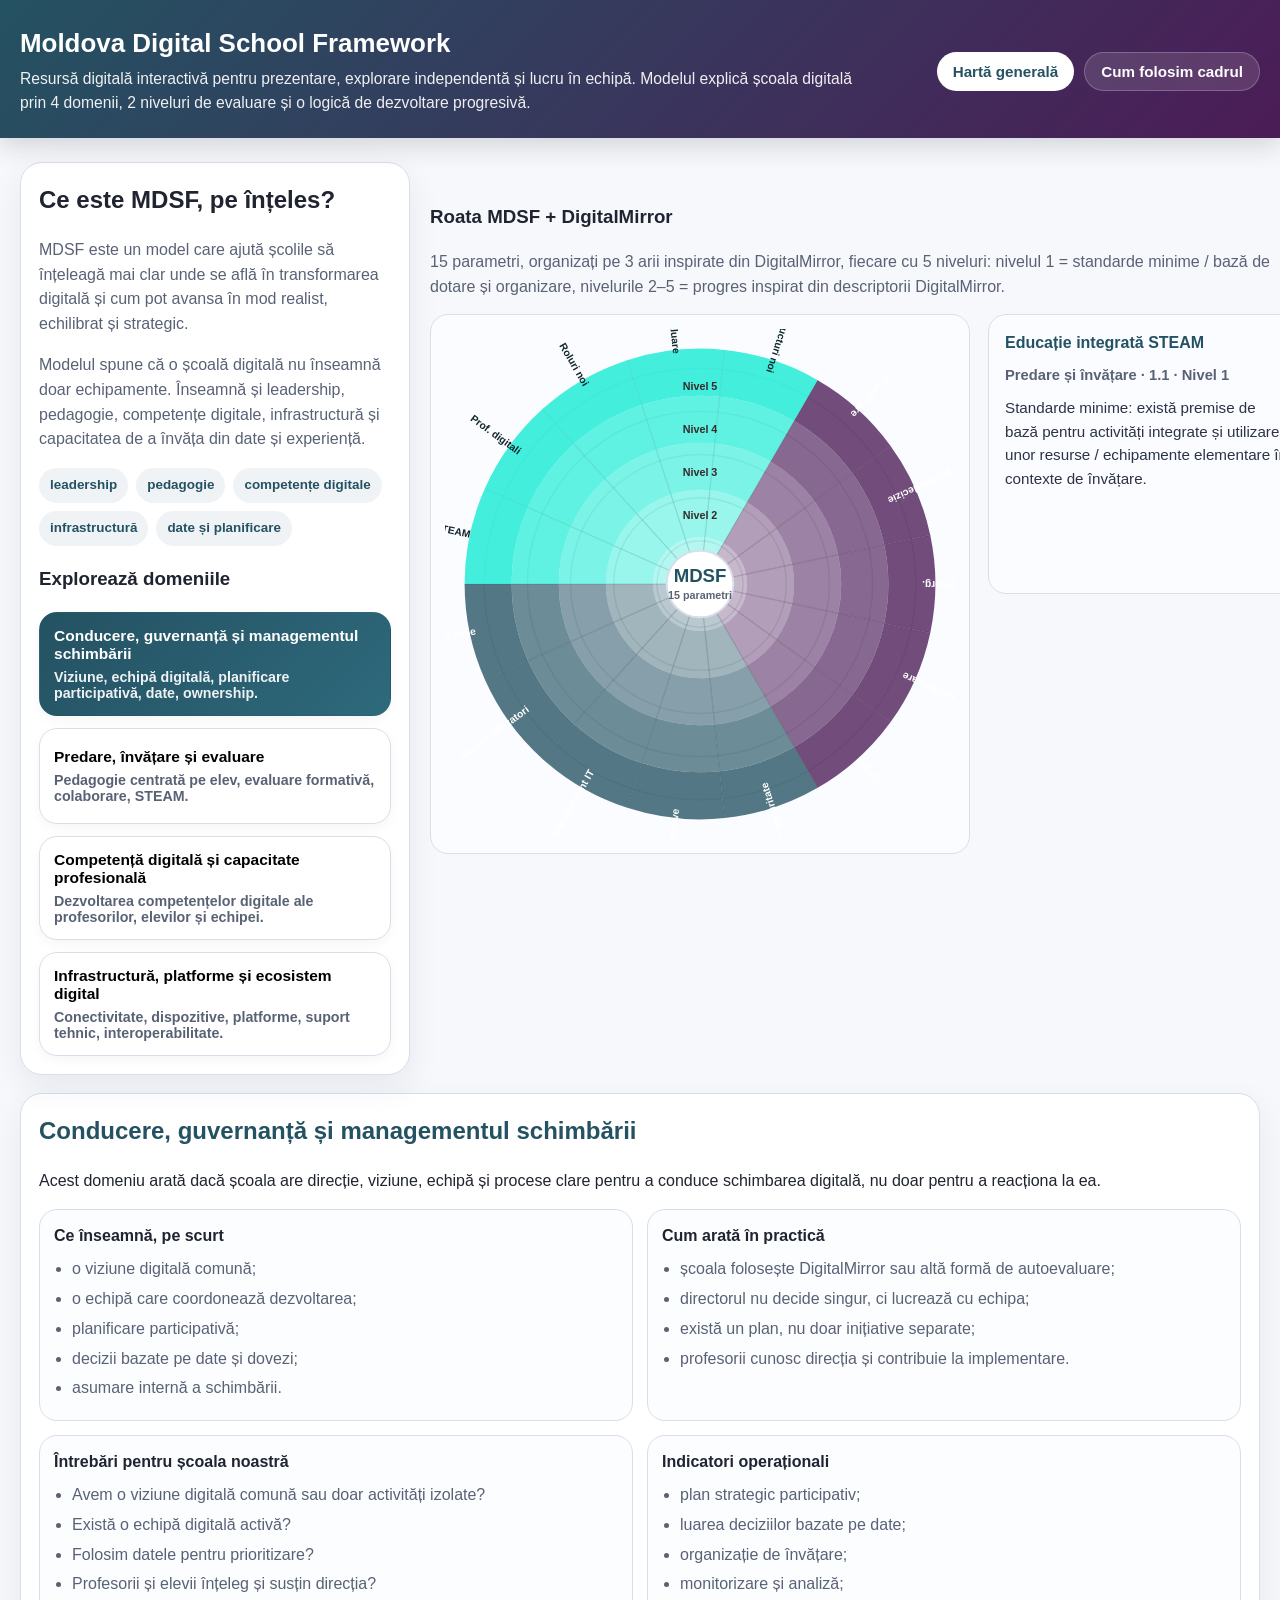
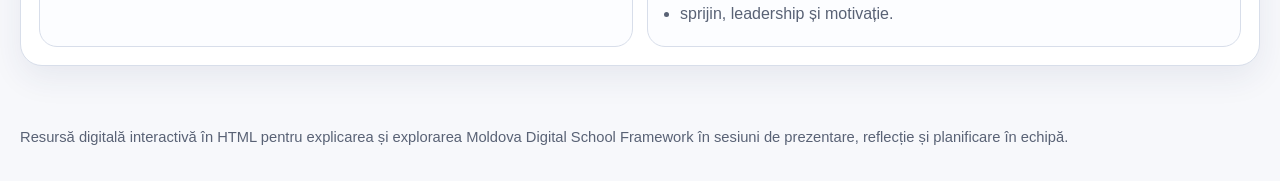
<file: index.html>
<!DOCTYPE html>
<html lang="ro">
<head>
  <meta charset="UTF-8" />
  <meta name="viewport" content="width=device-width, initial-scale=1.0" />
  <title>Moldova Digital School Framework – Resursă interactivă</title>
  <link rel="stylesheet" href="./styles.css" />
</head>
<body>
  <header>
    <div class="header-inner">
      <div class="title-wrap">
        <h1>Moldova Digital School Framework</h1>
        <p>
          Resursă digitală interactivă pentru prezentare, explorare independentă și lucru în echipă.
          Modelul explică școala digitală prin 4 domenii, 2 niveluri de evaluare și o logică de dezvoltare progresivă.
        </p>
      </div>

      <div class="top-actions">
        <button class="btn-primary" onclick="showSection('dashboard')">Hartă generală</button>
        <button class="btn-ghost" onclick="showSection('practice')">Cum folosim cadrul</button>
      </div>
    </div>
  </header>

  <main>
    <section id="dashboardSection">
      <div class="grid">
        <div class="panel intro-card">
          <h2>Ce este MDSF, pe înțeles?</h2>
          <p>
            MDSF este un model care ajută școlile să înțeleagă mai clar unde se află în transformarea digitală
            și cum pot avansa în mod realist, echilibrat și strategic.
          </p>
          <p>
            Modelul spune că o școală digitală nu înseamnă doar echipamente. Înseamnă și leadership,
            pedagogie, competențe digitale, infrastructură și capacitatea de a învăța din date și experiență.
          </p>

          <div class="pill-row">
            <div class="pill">leadership</div>
            <div class="pill">pedagogie</div>
            <div class="pill">competențe digitale</div>
            <div class="pill">infrastructură</div>
            <div class="pill">date și planificare</div>
          </div>

          <h3 style="margin-top:18px">Explorează domeniile</h3>
          <div class="domain-buttons">
            <button class="domain-btn active" data-domain="leadership" onclick="activateDomain('leadership')">
              <strong>Conducere, guvernanță și managementul schimbării</strong>
              <span>Viziune, echipă digitală, planificare participativă, date, ownership.</span>
            </button>

            <button class="domain-btn" data-domain="pedagogy" onclick="activateDomain('pedagogy')">
              <strong>Predare, învățare și evaluare</strong>
              <span>Pedagogie centrată pe elev, evaluare formativă, colaborare, STEAM.</span>
            </button>

            <button class="domain-btn" data-domain="competence" onclick="activateDomain('competence')">
              <strong>Competență digitală și capacitate profesională</strong>
              <span>Dezvoltarea competențelor digitale ale profesorilor, elevilor și echipei.</span>
            </button>

            <button class="domain-btn" data-domain="infra" onclick="activateDomain('infra')">
              <strong>Infrastructură, platforme și ecosistem digital</strong>
              <span>Conectivitate, dispozitive, platforme, suport tehnic, interoperabilitate.</span>
            </button>
          </div>
        </div>

        <div class="wheel-embed-block">
  <h3>Roata MDSF + DigitalMirror</h3>
  <p class="wheel-embed-text">
    15 parametri, organizați pe 3 arii inspirate din DigitalMirror, fiecare cu 5 niveluri:
    nivelul 1 = standarde minime / bază de dotare și organizare, nivelurile 2–5 = progres inspirat din descriptorii DigitalMirror.
  </p>

  <div id="wheel-app" class="wheel-app">
    <div class="wheel-layout">
      <div class="wheel-panel">
        <svg id="maturityWheel"
             class="maturity-wheel"
             viewBox="-260 -260 520 520"
             role="img"
             aria-labelledby="wheelTitle wheelDesc">
          <title id="wheelTitle">Roata maturității digitale</title>
          <desc id="wheelDesc">
            Roată interactivă cu 15 parametri și 5 niveluri. La hover apare descriptorul parametrului și al nivelului.
          </desc>

          <g class="grid-rings">
            <circle r="220" class="ring ring-5"></circle>
            <circle r="176" class="ring ring-4"></circle>
            <circle r="132" class="ring ring-3"></circle>
            <circle r="88" class="ring ring-2"></circle>
            <circle r="44" class="ring ring-1"></circle>
          </g>

          <g class="grid-lines" id="gridLines"></g>
          <g id="wheelSegments"></g>
          <g id="paramLabels"></g>
          
          <g class="level-labels">
            <text x="0" y="-198" text-anchor="middle">Nivel 5</text>
            <text x="0" y="-154" text-anchor="middle">Nivel 4</text>
            <text x="0" y="-110" text-anchor="middle">Nivel 3</text>
            <text x="0" y="-66" text-anchor="middle">Nivel 2</text>
            <text x="0" y="-22" text-anchor="middle">Nivel 1</text>
          </g>

          <g class="wheel-center">
            <circle r="34"></circle>
            <text x="0" y="-2" text-anchor="middle">MDSF</text>
            <text x="0" y="15" text-anchor="middle" class="center-subtitle">15 parametri</text>
          </g>
        </svg>

        <div id="wheelTooltip" class="wheel-tooltip" hidden></div>
      </div>

      <aside class="descriptor-panel">
        <h3 id="descriptorTitle">Trece cu mouse-ul peste un segment</h3>
        <p id="descriptorMeta" class="descriptor-meta">
          Parametru + nivel
        </p>
        <div id="descriptorBody" class="descriptor-body">
          Aici va apărea descriptorul complet pentru parametrul și nivelul selectat.
        </div>
      </aside>
    </div>
  </div>
</div>
        
      </div>

      <div class="panel domain-content active" id="domain-leadership">
        <h2 style="color:var(--leadership)">Conducere, guvernanță și managementul schimbării</h2>
        <p>
          Acest domeniu arată dacă școala are direcție, viziune, echipă și procese clare pentru a conduce
          schimbarea digitală, nu doar pentru a reacționa la ea.
        </p>
        <div class="section-grid">
          <div class="mini-card">
            <h4>Ce înseamnă, pe scurt</h4>
            <ul>
              <li>o viziune digitală comună;</li>
              <li>o echipă care coordonează dezvoltarea;</li>
              <li>planificare participativă;</li>
              <li>decizii bazate pe date și dovezi;</li>
              <li>asumare internă a schimbării.</li>
            </ul>
          </div>

          <div class="mini-card">
            <h4>Cum arată în practică</h4>
            <ul>
              <li>școala folosește DigitalMirror sau altă formă de autoevaluare;</li>
              <li>directorul nu decide singur, ci lucrează cu echipa;</li>
              <li>există un plan, nu doar inițiative separate;</li>
              <li>profesorii cunosc direcția și contribuie la implementare.</li>
            </ul>
          </div>

          <div class="mini-card">
            <h4>Întrebări pentru școala noastră</h4>
            <ul>
              <li>Avem o viziune digitală comună sau doar activități izolate?</li>
              <li>Există o echipă digitală activă?</li>
              <li>Folosim datele pentru prioritizare?</li>
              <li>Profesorii și elevii înțeleg și susțin direcția?</li>
            </ul>
          </div>

          <div class="mini-card">
            <h4>Indicatori operaționali</h4>
            <ul>
              <li>plan strategic participativ;</li>
              <li>luarea deciziilor bazate pe date;</li>
              <li>organizație de învățare;</li>
              <li>monitorizare și analiză;</li>
              <li>sprijin, leadership și motivație.</li>
            </ul>
          </div>
        </div>
      </div>

      <div class="panel domain-content" id="domain-pedagogy">
        <h2 style="color:var(--pedagogy)">Predare, învățare și evaluare</h2>
        <p>
          Acest domeniu urmărește dacă tehnologia schimbă cu adevărat felul în care elevii învață,
          colaborează, creează și sunt evaluați, nu doar felul în care este proiectat un slide sau un test.
        </p>
        <div class="section-grid">
          <div class="mini-card">
            <h4>Ce înseamnă, pe scurt</h4>
            <ul>
              <li>învățare centrată pe elev;</li>
              <li>proiecte și colaborare;</li>
              <li>evaluare formativă și feedback;</li>
              <li>STEAM și interdisciplinaritate;</li>
              <li>creativitate și agency pentru elevi.</li>
            </ul>
          </div>

          <div class="mini-card">
            <h4>Cum arată în practică</h4>
            <ul>
              <li>proiecte integrate în jurul unor probleme reale;</li>
              <li>roluri mai active pentru elevi;</li>
              <li>colaborare între profesori;</li>
              <li>evaluare personalizată și autoevaluare;</li>
              <li>folosirea tehnologiei pentru sens pedagogic, nu doar pentru prezentare.</li>
            </ul>
          </div>

          <div class="mini-card">
            <h4>Întrebări pentru școala noastră</h4>
            <ul>
              <li>Elevii sunt mai activi și mai autonomi?</li>
              <li>Profesorii proiectează împreună?</li>
              <li>Se folosesc metode de evaluare centrate pe elev?</li>
              <li>Există schimbări reale în experiența de învățare?</li>
            </ul>
          </div>

          <div class="mini-card">
            <h4>Indicatori operaționali</h4>
            <ul>
              <li>educație integrată STEAM;</li>
              <li>competența digitală a profesorilor în pedagogie;</li>
              <li>schimbarea rolurilor profesorului și elevilor;</li>
              <li>evaluare centrată pe elev;</li>
              <li>schimbări structurale în curriculum și spații de învățare.</li>
            </ul>
          </div>
        </div>
      </div>

      <div class="panel domain-content" id="domain-competence">
        <h2 style="color:var(--competence)">Competență digitală și capacitate profesională</h2>
        <p>
          Acest domeniu privește dezvoltarea oamenilor: profesori, elevi și echipe.
          Ideea centrală este că transformarea digitală cere competențe, mentorat, coaching și învățare continuă.
        </p>
        <div class="section-grid">
          <div class="mini-card">
            <h4>Ce înseamnă, pe scurt</h4>
            <ul>
              <li>dezvoltare profesională structurată;</li>
              <li>mentorat și coaching;</li>
              <li>repere clare pentru profesori și elevi;</li>
              <li>progres monitorizat în timp;</li>
              <li>legătură între competențe și practica pedagogică.</li>
            </ul>
          </div>

          <div class="mini-card">
            <h4>Cum arată în practică</h4>
            <ul>
              <li>școala folosește DigCompEdu pentru profesori;</li>
              <li>școala folosește DigComp pentru elevi;</li>
              <li>există formare, mentorat și sprijin colegial;</li>
              <li>competențele digitale sunt integrate în predare și învățare.</li>
            </ul>
          </div>

          <div class="mini-card">
            <h4>Întrebări pentru școala noastră</h4>
            <ul>
              <li>Știm unde se află profesorii noștri?</li>
              <li>Știm unde se află elevii noștri?</li>
              <li>Avem intervenții clare de dezvoltare?</li>
              <li>Există sprijin, nu doar așteptări?</li>
            </ul>
          </div>

          <div class="mini-card">
            <h4>Repere practice</h4>
            <ul>
              <li>standard de competență digitală a cadrelor didactice;</li>
              <li>standard de competență digitală a elevilor;</li>
              <li>mecanisme de mentorat și coaching;</li>
              <li>aliniere la curriculum și obiective instituționale.</li>
            </ul>
          </div>
        </div>
      </div>

      <div class="panel domain-content" id="domain-infra">
        <h2 style="color:var(--infra)">Infrastructură, platforme și ecosistem digital</h2>
        <p>
          Acest domeniu privește fundația tehnologică: internet, dispozitive, platforme, suport tehnic,
          securitate și integrarea coerentă a serviciilor digitale din școală.
        </p>
        <div class="section-grid">
          <div class="mini-card">
            <h4>Ce înseamnă, pe scurt</h4>
            <ul>
              <li>conectivitate și dispozitive de bază;</li>
              <li>platforme și software adecvate;</li>
              <li>suport tehnic și management IT;</li>
              <li>interoperabilitate și securitate;</li>
              <li>infrastructură care sprijină pedagogia.</li>
            </ul>
          </div>

          <div class="mini-card">
            <h4>Cum arată în practică</h4>
            <ul>
              <li>internet funcțional și stabil;</li>
              <li>dispozitive utile în clasă și în laborator;</li>
              <li>ecrane interactive, seturi mobile, resurse STEM/robotică;</li>
              <li>sisteme clare de administrare și suport.</li>
            </ul>
          </div>

          <div class="mini-card">
            <h4>Întrebări pentru școala noastră</h4>
            <ul>
              <li>Avem suficientă infrastructură pentru ceea ce ne propunem?</li>
              <li>Platformele noastre se completează sau se dublează haotic?</li>
              <li>Există suport tehnic și reguli clare?</li>
              <li>Infrastructura susține pedagogia sau rămâne subutilizată?</li>
            </ul>
          </div>

          <div class="mini-card">
            <h4>Elemente-cheie</h4>
            <ul>
              <li>calculatoare ale profesorilor;</li>
              <li>laboratoare de informatică;</li>
              <li>seturi mobile și ecrane interactive;</li>
              <li>dispozitive STEM / robotică;</li>
              <li>licențe software și management IT.</li>
            </ul>
          </div>
        </div>
      </div>
    </section>

    <section id="practiceSection" style="display:none">
      <div class="panel toolbox">
        <h2>Cum folosim MDSF în practică</h2>
        <p style="color:var(--muted)">
          Această resursă poate fi folosită atât în prezentare, cât și în lucru de echipă.
          Scopul ei nu este doar să explice cadrul, ci să ajute școala să pornească o conversație strategică.
        </p>

        <div class="tool-steps">
          <div class="step"><div class="num">1</div><p>Ne uităm la cele 4 domenii și vedem unde avem deja puncte forte.</p></div>
          <div class="step"><div class="num">2</div><p>Discutăm în echipă unde avem blocaje, lipsuri sau diferențe de percepție.</p></div>
          <div class="step"><div class="num">3</div><p>Colectăm dovezi: documente, exemple, date, practici, observații.</p></div>
          <div class="step"><div class="num">4</div><p>Identificăm priorități: ce este urgent, ce este important, ce este realist.</p></div>
          <div class="step"><div class="num">5</div><p>Planificăm pașii următori: acțiuni, responsabili, resurse, termene.</p></div>
          <div class="step"><div class="num">6</div><p>Revenim periodic și monitorizăm progresul, nu doar bifăm activități.</p></div>
        </div>

        <div class="callout">
          Mesaj-cheie: MDSF nu este doar un document de conformitate. Este un instrument de reflecție,
          prioritizare și dezvoltare instituțională.
        </div>

        <div class="explore-questions">
          <details open>
            <summary>Întrebări de lucru pentru echipa școlii</summary>
            <ul>
              <li>În ce domeniu suntem mai puternici?</li>
              <li>În ce domeniu avem cel mai mare decalaj?</li>
              <li>Unde avem deja dovezi și unde avem doar impresii?</li>
              <li>Ce prioritate ar produce cel mai mult progres în următoarele 6 luni?</li>
              <li>Cum ne asigurăm că infrastructura, competențele și pedagogia merg împreună?</li>
            </ul>
          </details>

          <details>
            <summary>Cum folosim roata în sesiune</summary>
            <p>
              Facilitatorul poate porni de la roata generală și întreba: „Dacă ați colora sincer școala voastră
              astăzi, ce arii ar fi mai aproape de centru și care ar ajunge mai spre exterior?”
            </p>
          </details>

          <details>
            <summary>Cum se leagă de DigitalMirror</summary>
            <p>
              DigitalMirror oferă o logică de autoevaluare în echipă, bazată pe dovezi și niveluri.
              MDSF păstrează această logică, dar o extinde într-un cadru mai larg, cu 4 domenii și un model
              în două niveluri: standarde minime plus maturitate în dezvoltare.
            </p>
          </details>

          <details>
            <summary>Cum se poate folosi independent după sesiune</summary>
            <p>
              Participanții pot reveni la această resursă pentru a explora separat domeniile,
              a folosi întrebările de reflecție în echipă și a pregăti discuții despre priorități,
              planificare strategică și continuarea dezvoltării digitale.
            </p>
          </details>
        </div>
      </div>
    </section>
  </main>

  <footer>
    Resursă digitală interactivă în HTML pentru explicarea și explorarea Moldova Digital School Framework
    în sesiuni de prezentare, reflecție și planificare în echipă.
  </footer>

  <script src="./scripts.js"></script>
</body>
</html>
</file>
<file: styles.css>
:root {
  --bg: #f7f8fb;
  --card: #ffffff;
  --text: #1f2430;
  --muted: #596275;
  --border: #d8deea;
  --shadow: 0 12px 32px rgba(36, 53, 98, 0.08);

  /* Paleta furnizată de utilizator */
  --c1: #245262; /* teal deep */
  --c2: #10ECD2; /* aqua */
  --c3: #4C1C57; /* purple deep */
  --c4: #E51491; /* magenta */
  --c5: #362B2A; /* brown dark */

  --primary: var(--c1);
  --leadership: var(--c1);
  --pedagogy: var(--c2);
  --competence: var(--c4);
  --infra: var(--c3);
  --dark: var(--c5);
}

* { box-sizing: border-box; }
html { scroll-behavior: smooth; }
body {
  margin: 0;
  font-family: Inter, Segoe UI, Roboto, Arial, sans-serif;
  background: var(--bg);
  color: var(--text);
  line-height: 1.55;
}

header {
  background: linear-gradient(135deg, var(--c1) 0%, var(--c3) 100%);
  color: white;
  padding: 28px 20px 22px;
  position: sticky;
  top: 0;
  z-index: 10;
  box-shadow: 0 8px 24px rgba(24, 31, 49, 0.16);
}

.header-inner {
  max-width: 1320px;
  margin: 0 auto;
  display: flex;
  gap: 18px;
  align-items: center;
  justify-content: space-between;
  flex-wrap: wrap;
}

.title-wrap h1 {
  margin: 0;
  font-size: 1.62rem;
  line-height: 1.2;
}

.title-wrap p {
  margin: 8px 0 0;
  color: rgba(255,255,255,0.92);
  max-width: 860px;
  font-size: 0.98rem;
}

.top-actions {
  display: flex;
  gap: 10px;
  flex-wrap: wrap;
}

button {
  border: none;
  border-radius: 999px;
  padding: 10px 16px;
  font-weight: 700;
  cursor: pointer;
  transition: 0.2s ease;
  font-size: 0.95rem;
}

.btn-primary {
  background: white;
  color: var(--primary);
}

.btn-ghost {
  background: rgba(255,255,255,0.12);
  color: white;
  border: 1px solid rgba(255,255,255,0.22);
}

.btn-primary:hover,
.btn-ghost:hover,
.small-btn:hover,
.domain-btn:hover {
  transform: translateY(-1px);
}

main {
  max-width: 1320px;
  margin: 24px auto;
  padding: 0 20px 36px;
}

.grid {
  display: grid;
  grid-template-columns: 390px 1fr;
  gap: 20px;
  align-items: start;
}

.panel {
  background: var(--card);
  border: 1px solid var(--border);
  border-radius: 22px;
  box-shadow: var(--shadow);
  padding: 18px;
}

.panel h2, .panel h3 { margin-top: 0; }

.intro-card p { color: var(--muted); }

.pill-row {
  display: flex;
  flex-wrap: wrap;
  gap: 8px;
  margin-top: 14px;
}

.pill {
  padding: 7px 11px;
  border-radius: 999px;
  background: #eff3f6;
  color: var(--primary);
  font-size: 0.84rem;
  font-weight: 700;
}

.domain-buttons {
  display: grid;
  grid-template-columns: 1fr;
  gap: 12px;
  margin-top: 12px;
}

.domain-btn {
  text-align: left;
  border-radius: 18px;
  padding: 14px;
  border: 1px solid var(--border);
  background: white;
  min-height: 96px;
  box-shadow: 0 4px 12px rgba(19, 31, 60, 0.04);
}

.domain-btn strong {
  display: block;
  margin-bottom: 6px;
  font-size: 0.97rem;
}

.domain-btn span {
  color: var(--muted);
  font-size: 0.89rem;
  display: block;
}

.domain-btn[data-domain="leadership"].active,
.domain-btn[data-domain="leadership"]:hover { background: linear-gradient(135deg, #245262 0%, #2e697c 100%); color: white; border-color: transparent; }
.domain-btn[data-domain="pedagogy"].active,
.domain-btn[data-domain="pedagogy"]:hover { background: linear-gradient(135deg, #0bc9b2 0%, #10ECD2 100%); color: #072b2a; border-color: transparent; }
.domain-btn[data-domain="competence"].active,
.domain-btn[data-domain="competence"]:hover { background: linear-gradient(135deg, #cb137f 0%, #E51491 100%); color: white; border-color: transparent; }
.domain-btn[data-domain="infra"].active,
.domain-btn[data-domain="infra"]:hover { background: linear-gradient(135deg, #4C1C57 0%, #6b2f79 100%); color: white; border-color: transparent; }

.domain-btn.active span,
.domain-btn:hover span { color: inherit; opacity: 0.92; }

.wheel-wrap {
  display: grid;
  grid-template-columns: 420px 1fr;
  gap: 22px;
  align-items: center;
  margin-top: 10px;
}

.wheel-embed-block {
  margin-top: 20px;
}

.wheel-embed-text {
  color: var(--muted);
  margin-bottom: 12px;
}

.wheel-frame {
  width: 100%;
  min-height: 980px;
  border: none;
  border-radius: 18px;
  background: #fff;
  display: block;
}

.legend-item {
  display: flex;
  align-items: flex-start;
  gap: 10px;
  padding: 10px 12px;
  border: 1px solid var(--border);
  border-radius: 14px;
  background: #fbfcff;
}

.dot {
  width: 14px;
  height: 14px;
  border-radius: 50%;
  margin-top: 5px;
  flex: 0 0 14px;
}

.legend-item p {
  margin: 2px 0 0;
  color: var(--muted);
  font-size: 0.92rem;
}

.two-layer {
  margin-top: 18px;
  display: grid;
  grid-template-columns: 1fr 1fr;
  gap: 14px;
}

.layer-box {
  padding: 14px;
  border-radius: 18px;
  border: 1px solid var(--border);
  background: #fafcff;
}

.layer-box h4 { margin: 0 0 8px; }
.layer-box p, .layer-box li { color: var(--muted); }

.domain-content {
  margin-top: 18px;
  display: none;
}

.domain-content.active { display: block; }

.section-grid {
  display: grid;
  grid-template-columns: 1fr 1fr;
  gap: 14px;
  margin-top: 16px;
}

.mini-card {
  border: 1px solid var(--border);
  border-radius: 18px;
  padding: 14px;
  background: #fcfdff;
}

.mini-card h4 {
  margin: 0 0 8px;
  font-size: 1rem;
}

.mini-card ul {
  margin: 8px 0 0 18px;
  padding: 0;
}

.mini-card li {
  margin: 5px 0;
  color: var(--muted);
}

.level-bar {
  display: grid;
  grid-template-columns: repeat(5, 1fr);
  gap: 8px;
  margin-top: 12px;
}

.level {
  text-align: center;
  padding: 10px 8px;
  border-radius: 14px;
  border: 1px solid var(--border);
  background: white;
  color: var(--muted);
  font-weight: 800;
  font-size: 0.84rem;
}

.level small {
  display: block;
  font-weight: 500;
  margin-top: 4px;
  line-height: 1.25;
}

.toolbox { margin-top: 20px; }

.tool-steps {
  display: grid;
  grid-template-columns: repeat(6, 1fr);
  gap: 10px;
  margin-top: 14px;
}

.step {
  border-radius: 16px;
  background: white;
  border: 1px solid var(--border);
  padding: 12px;
}

.step .num {
  width: 28px;
  height: 28px;
  border-radius: 50%;
  background: #eef3f6;
  color: var(--primary);
  display: inline-flex;
  align-items: center;
  justify-content: center;
  font-weight: 800;
  margin-bottom: 8px;
}

.step p {
  margin: 0;
  font-size: 0.92rem;
  color: var(--muted);
}

.callout {
  margin-top: 16px;
  padding: 14px 16px;
  border-radius: 16px;
  background: #f3eef5;
  border: 1px solid #dfd1e5;
  color: var(--c3);
  font-weight: 700;
}

.small-actions {
  display: flex;
  gap: 10px;
  flex-wrap: wrap;
  margin-top: 14px;
}

.small-btn {
  background: #edf1f4;
  color: var(--primary);
}

.explore-questions {
  margin-top: 14px;
  display: grid;
  gap: 10px;
}

details {
  border: 1px solid var(--border);
  border-radius: 14px;
  background: #fff;
  padding: 10px 12px;
}

summary {
  cursor: pointer;
  font-weight: 700;
}

details p, details li { color: var(--muted); }

footer {
  max-width: 1320px;
  margin: 8px auto 32px;
  padding: 0 20px;
  color: var(--muted);
  font-size: 0.92rem;
}

.nav-link {
  display: inline-flex;
  align-items: center;
  justify-content: center;
  text-decoration: none;
}

@media (max-width: 1180px) {
  .grid, .wheel-wrap, .tool-steps { grid-template-columns: 1fr; }
  .section-grid, .two-layer { grid-template-columns: 1fr; }
  .wheel-box { min-height: 360px; }
  .wheel-box svg { width: 100%; max-width: 420px; height: auto; }
}

.wheel-embed-block {
  margin-top: 22px;
}

.wheel-embed-text {
  color: var(--muted);
  margin-bottom: 14px;
}

.wheel-app {
  width: 100%;
}

.wheel-layout {
  display: grid;
  grid-template-columns: minmax(540px, 1fr) 320px;
  gap: 18px;
  align-items: start;
}

.wheel-panel {
  position: relative;
  background: #fbfcff;
  border: 1px solid var(--border);
  border-radius: 18px;
  padding: 14px;
  overflow: visible;
}

.maturity-wheel {
  width: 100%;
  height: auto;
  display: block;
  max-width: 720px;
  margin: 0 auto;
}

.ring {
  fill: none;
  stroke: rgba(36, 82, 98, 0.12);
  stroke-width: 1.5;
}

#wheelSegments path {
  cursor: pointer;
  transition: opacity 0.15s ease, filter 0.15s ease;
}

#wheelSegments path:hover {
  opacity: 0.9;
  filter: brightness(1.08);
}

#gridLines line {
  stroke: rgba(54, 43, 42, 0.22);
  stroke-width: 1.2;
}

.level-labels text {
  font-size: 11px;
  font-weight: 700;
  fill: #362b2a;
}

.wheel-center circle {
  fill: #ffffff;
  stroke: var(--border);
  stroke-width: 2;
}

.wheel-center text {
  font-size: 19px;
  font-weight: 800;
  fill: #245262;
}

.center-subtitle {
  font-size: 11px !important;
  font-weight: 600 !important;
  fill: var(--muted) !important;
}

#paramLabels text {
  font-size: 10.5px;
  font-weight: 700;
  fill: #ffffff;
  pointer-events: none;
}

#paramLabels text.dark-label {
  fill: #11252b;
}

.descriptor-panel {
  background: #fbfcff;
  border: 1px solid var(--border);
  border-radius: 18px;
  padding: 16px;
  min-height: 280px;
}

.descriptor-panel h3 {
  margin: 0 0 8px;
  color: #245262;
  font-size: 1rem;
}

.descriptor-meta {
  margin: 0 0 10px;
  color: var(--muted);
  font-size: 0.92rem;
  font-weight: 600;
}

.descriptor-body {
  color: #2b3345;
  font-size: 0.95rem;
  line-height: 1.55;
}

.wheel-tooltip {
  position: fixed;
  z-index: 9999;
  max-width: 320px;
  background: rgba(24, 26, 35, 0.95);
  color: #fff;
  padding: 10px 12px;
  border-radius: 12px;
  font-size: 0.88rem;
  line-height: 1.45;
  box-shadow: 0 10px 24px rgba(0,0,0,0.22);
  pointer-events: none;
}

.wheel-tooltip strong {
  display: block;
  margin-bottom: 4px;
}

.wheel-legend {
  display: flex;
  gap: 14px;
  flex-wrap: wrap;
  margin-top: 14px;
}

.legend-item {
  display: inline-flex;
  align-items: center;
  gap: 8px;
  padding: 8px 12px;
  background: #f8fafc;
  border: 1px solid var(--border);
  border-radius: 999px;
  font-size: 0.9rem;
  color: #2b3345;
}

.legend-swatch {
  width: 14px;
  height: 14px;
  border-radius: 50%;
  display: inline-block;
}

.legend-swatch.teaching {
  background: #10ECD2;
}

.legend-swatch.change {
  background: #4C1C57;
}

.legend-swatch.infra {
  background: #245262;
}

@media (max-width: 1200px) {
  .wheel-layout {
    grid-template-columns: 1fr;
  }

  .descriptor-panel {
    min-height: auto;
  }
}

@media (max-width: 760px) {
  .wheel-panel {
    padding: 8px;
  }

  .level-labels text {
    font-size: 9px;
  }

  #paramLabels text {
    font-size: 8.5px;
  }
}
</file>
